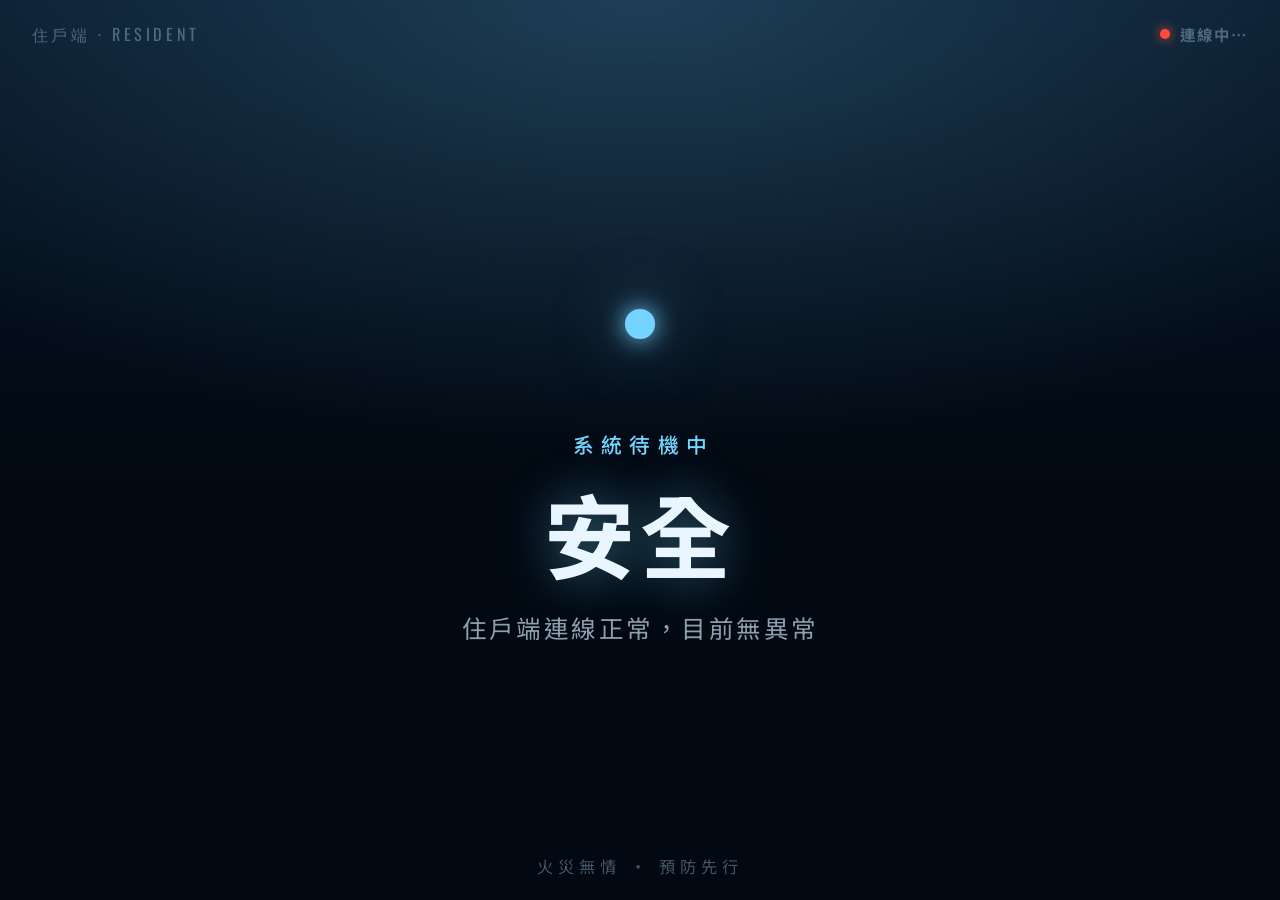
<file: pad.html>
<!DOCTYPE html>
<!-- 住戶端 Pad：只負責「顯示」，不控制任何東西。
     狀態由主展示網站（index.html）透過 WebSocket 推過來，見 js/sync.js。 -->
<html lang="zh-Hant">
<head>
<meta charset="utf-8">
<meta name="viewport" content="width=device-width, initial-scale=1, viewport-fit=cover">
<meta name="robots" content="noindex, nofollow">
<meta name="apple-mobile-web-app-capable" content="yes">
<meta name="mobile-web-app-capable" content="yes">
<meta name="theme-color" content="#020912">
<title>住戶端 — 逃生指引</title>
<link rel="preconnect" href="https://fonts.googleapis.com">
<link rel="preconnect" href="https://fonts.gstatic.com" crossorigin>
<link href="https://fonts.googleapis.com/css2?family=Noto+Sans+TC:wght@400;500;700;900&family=Oswald:wght@400;500;600&display=swap" rel="stylesheet">
<!-- style.css 只是為了共用 :root 的色票，版面全部由 pad.css 蓋掉 -->
<link rel="stylesheet" href="./css/style.css">
<link rel="stylesheet" href="./css/pad.css">
</head>
<body class="pad" data-state="safe">

<header class="pad__bar">
  <span class="pad__brand">住戶端 · RESIDENT</span>
  <span class="pad__link" id="link" data-ok="0"><i></i><b>連線中…</b></span>
</header>

<main class="pad__main">

  <!-- 狀態燈號（四個狀態共用，靠 body[data-state] 換色與動畫） -->
  <div class="pad__beacon" aria-hidden="true"><i></i><i></i><i></i></div>

  <p class="pad__kicker" id="kicker">系統待機中</p>
  <h1 class="pad__title" id="title">安全</h1>
  <p class="pad__sub" id="sub">住戶端連線正常，目前無異常</p>

  <!-- 逃生指引：只有 aiRoute 會顯示 -->
  <div class="pad__route" id="route" hidden>
    <ol class="pad__steps">
      <li><span>1</span>目前位置</li>
      <li><span>2</span>沿走廊前進</li>
      <li class="is-goal"><span>3</span><b id="goal">B 出口</b></li>
    </ol>
  </div>

</main>

<footer class="pad__foot">
  <span id="foot">火災無情 · 預防先行</span>
</footer>

<script type="module" src="./js/pad.js"></script>
</body>
</html>
</file>
<file: css/style.css>
/* =========================================================
   火災黃金30秒 — THE GOLDEN 30 SECONDS
   設計基準 1920 × 1080，以 rem 隨視窗等比縮放

   主色調切換：<html data-theme="blue">（預設）或 "green"
   也可在 console 執行 __setTheme('green') 即時比較
   ========================================================= */

/* ---------- 藍色主題（預設） ---------- */
:root,
:root[data-theme="blue"]{
  --bg-0:#020912;
  --bg-1:#061527;
  --bg-2:#0a2038;

  --brand:#2f9dff;
  --brand-hi:#74d4ff;
  --brand-line:rgba(47,157,255,.22);
  --brand-soft:rgba(47,157,255,.13);

  --glow-1:rgba(24,96,190,.32);
  --glow-2:rgba(16,68,140,.24);

  --ink:#eaf6ff;
  --ink-2:rgba(213,238,255,.66);
  --ink-3:rgba(178,213,245,.38);


  /* 3D 場景（viewer.js 讀取同一組值） */
  --m-fog:#031020;
  --m-floor:#0a1c30;
  --m-slab:#e4efff;      /* 首頁大樓的樓板：偏藍的白 */
  --m-shade:#4d6a86;     /* 陰影色：通關「整棟變白」時，由上往下壓到這個色，底部才不會一片死白 */
  --m-wall:#123049;
  --m-edge:#74d4ff;
  --m-grid:#2f9dff;
  --m-grid-2:#1c4a6b;
}

/* ---------- 綠色主題（原稿） ---------- */
:root[data-theme="green"]{
  --bg-0:#020d08;
  --bg-1:#06190f;
  --bg-2:#0a2415;

  --brand:#2fe27f;
  --brand-hi:#63ffae;
  --brand-line:rgba(47,226,127,.20);
  --brand-soft:rgba(47,226,127,.13);

  --glow-1:rgba(24,120,72,.30);
  --glow-2:rgba(18,92,56,.22);

  --ink:#eafff4;
  --ink-2:rgba(213,255,231,.66);
  --ink-3:rgba(180,238,210,.36);


  --m-fog:#03130c;
  --m-floor:#0a2417;
  --m-slab:#e2fff0;
  --m-shade:#3f7d63;
  --m-wall:#123d28;
  --m-edge:#3dffa0;
  --m-grid:#2fe27f;
  --m-grid-2:#1c6b45;
}

/* ---------- 紅色主題 ----------
   首頁「展示／切換逃生動線」跑動線的那兩秒會切到這一組（js/main.js 的 playRouteDemo），
   抵達出口就換成綠色。平常不會用到，也可以用 ?theme=red 單獨看。 */
:root[data-theme="red"]{
  --bg-0:#100205;
  --bg-1:#250709;
  --bg-2:#3a0d0e;

  --brand:#ff4a3d;
  --brand-hi:#ff9078;
  --brand-line:rgba(255,74,61,.22);
  --brand-soft:rgba(255,74,61,.13);

  --glow-1:rgba(190,42,26,.32);
  --glow-2:rgba(140,28,18,.24);

  --ink:#fff0eb;
  --ink-2:rgba(255,219,210,.66);
  --ink-3:rgba(245,190,178,.38);

  --m-fog:#170406;
  --m-floor:#2a0b0d;
  --m-slab:#ffeae3;
  --m-shade:#8a544c;
  --m-wall:#4a1519;
  --m-edge:#ff9078;
  --m-grid:#ff4a3d;
  --m-grid-2:#6b1f22;
}

/* ---------- 語意色（不隨主題變動） ---------- */
:root{
  --amber:#ffb42e;     /* 警語 */
  --red:#ff4a3d;       /* 起火點 */
  --exit:#3dffa0;      /* 安全出口：沿用國際通用的綠色 */
  --ease:cubic-bezier(.22,.61,.36,1);

  /* 三個時段的代表色，倒數圓盤和右側階段卡共用同一組 */
  --stage-0:var(--brand-hi);   /* 0-10 秒（剩 30-21）：藍，跟著主色走 */
  --stage-1:#ffb42e;           /* 10-20 秒（剩 20-11）：黃 */
  --stage-2:#ff4a3d;           /* 20-30 秒（剩 10-0）：紅 */
}

*,*::before,*::after{box-sizing:border-box;margin:0;padding:0}

/* =========================================================
   面板：內部不填色，只有一圈漸層細框（倒角八邊形）
   ---------------------------------------------------------
   clip-path 用 evenodd 一次畫出「外框 + 內孔」，中間鏤空，
   於是元素的 background（漸層）只剩下 --bw 粗的一圈框線。
   --ci 是內孔的倒角起點：斜邊要往內縮 bw/tan(67.5°) ≈ .5858bw
   才能讓斜邊和直邊一樣粗。
   ========================================================= */
.chamfer{
  --ch:.62rem;                                   /* 倒角大小 */
  --bw:.5px;                                     /* 框線粗細 */
  --ci:calc(var(--ch) + var(--bw) * .5858);
  --glass:none;                                  /* 內部底色，預設不填 */
  /* 線細成一半後會被抗鋸齒吃掉約 50% 的濃度，所以透明度要相應調高，
     最暗的那一段也要留夠，否則右下角會淡到看不見、看起來像缺一條邊 */
  --stroke:linear-gradient(140deg,
    color-mix(in srgb, var(--brand-hi) 100%, transparent) 0%,
    color-mix(in srgb, var(--brand) 72%, transparent) 30%,
    color-mix(in srgb, var(--brand) 40%, transparent) 64%,
    color-mix(in srgb, var(--brand) 70%, transparent) 100%);

  /* 實心八邊形，給玻璃層用 */
  --shape:polygon(
    var(--ch) 0, calc(100% - var(--ch)) 0,
    100% var(--ch), 100% calc(100% - var(--ch)),
    calc(100% - var(--ch)) 100%, var(--ch) 100%,
    0 calc(100% - var(--ch)), 0 var(--ch));

  /* 外框一圈 + 內孔，evenodd 讓中間鏤空。
     兩圈都要各自「回到起點」才算閉合：外圈最後補一次 A、內圈最後補一次 P，
     中間那段 A→P 和收尾的 P→A 完全重疊會互相抵銷，不影響填色。
     少了這兩個補點，外圈左緣會被當成連接段跳過 → 框線缺左邊那一條。 */
  --ring:polygon(evenodd,
    /* 外圈 */
    0 var(--ch),                                    /* A */
    var(--ch) 0,
    calc(100% - var(--ch)) 0,
    100% var(--ch),
    100% calc(100% - var(--ch)),
    calc(100% - var(--ch)) 100%,
    var(--ch) 100%,
    0 calc(100% - var(--ch)),
    0 var(--ch),                                    /* A：閉合外圈 */
    /* 內圈 */
    var(--bw) var(--ci),                            /* P */
    var(--ci) var(--bw),
    calc(100% - var(--ci)) var(--bw),
    calc(100% - var(--bw)) var(--ci),
    calc(100% - var(--bw)) calc(100% - var(--ci)),
    calc(100% - var(--ci)) calc(100% - var(--bw)),
    var(--ci) calc(100% - var(--bw)),
    var(--bw) calc(100% - var(--ci)),
    var(--bw) var(--ci));                           /* P：閉合內圈 */

  position:relative;border:0;border-radius:0;background:none;
}
/* clip-path 會連子元素一起裁掉，所以底色和框線都畫在偽元素上：
   ::before 是底層玻璃，::after 是上層框線，內容再靠 z-index 浮在最上面 */
.chamfer::before{
  content:"";position:absolute;inset:0;pointer-events:none;
  background:var(--glass);
  clip-path:var(--shape);
}
.chamfer::after{
  content:"";position:absolute;inset:0;pointer-events:none;
  background:var(--stroke);
  clip-path:var(--ring);
}
.chamfer > *{position:relative;z-index:1}

html{
  /* 1920×1080 時 = 16px；其他尺寸取寬高較小者等比縮放 */
  font-size:max(8px, min(.8333vw, 1.4814vh));
  /* 全螢幕看板：不能出現捲軸，否則捲軸會改變 vw/vh 進而改變 rem */
  overflow:hidden;
}

/* =========================================================
   載入中：整片深藍蓋住，等自訂版面套用完才顯示
   （class 直接寫在 <html> 上，第一次繪製前就生效）
   ========================================================= */
html.is-booting{background:var(--bg-0)}
/* 用 opacity 不用 visibility：visibility 會被子層的 .page.is-active{visibility:visible} 蓋回來。
   opacity 是整個子樹一起合成，蓋得住；版面照樣算得出來，編輯器量尺寸不受影響。 */
html.is-booting body{opacity:0;pointer-events:none}
html.is-booting::after{
  content:"載入中";
  position:fixed;inset:0;display:grid;place-items:center;
  font-family:"Noto Sans TC","PingFang TC","Microsoft JhengHei",system-ui,sans-serif;
  font-size:.8rem;letter-spacing:.5em;text-indent:.5em;
  color:var(--ink-3);
  opacity:0;animation:bootHint .5s ease-out .7s forwards;   /* 秒開時不會閃字 */
}
@keyframes bootHint{to{opacity:1}}

body{
  height:100vh;
  overflow:hidden;
  background:var(--bg-0);
  color:var(--ink);
  font-family:"Noto Sans TC","PingFang TC","Microsoft JhengHei",system-ui,sans-serif;
  -webkit-font-smoothing:antialiased;
  cursor:default;
}

svg{display:block}
/* 只放 <defs>（濾鏡之類）的 svg，不佔版面 */
.svg-defs{position:absolute;width:0;height:0;overflow:hidden;pointer-events:none}

/* ---------- 頁面容器 ---------- */
.app{position:relative;width:100vw;height:100vh;overflow:hidden}

.page{
  position:absolute;inset:0;
  opacity:0;visibility:hidden;
  transform:scale(.985);
  transition:opacity .42s var(--ease), transform .42s var(--ease), visibility .42s;
}
.page.is-active{opacity:1;visibility:visible;transform:none}

.page--main{
  display:flex;flex-direction:column;
  padding:2.2rem 2.6rem 1.1rem;
  background:
    radial-gradient(120% 90% at 50% -10%, var(--glow-1), transparent 60%),
    radial-gradient(80% 70% at 50% 55%, var(--glow-2), transparent 70%),
    linear-gradient(170deg, var(--bg-1) 0%, var(--bg-0) 65%);
}

/* 細微掃描線 */
.grain{
  position:absolute;inset:0;pointer-events:none;z-index:5;
  background:repeating-linear-gradient(0deg,rgba(0,0,0,.16) 0 1px,transparent 1px 3px);
  mix-blend-mode:multiply;opacity:.5;
}

/* ---------- 主格線 ---------- */
.layout{
  position:relative;z-index:2;
  flex:1;min-height:0;
  display:grid;
  grid-template-columns:minmax(0,1fr) 25rem;
  grid-template-rows:minmax(0,1fr) auto;
  grid-template-areas:
    "main side"
    "acts acts";      /* 四格那排橫跨整個版面，才會對到畫面正中 */
  gap:1.4rem 2.2rem;
}
.col-main{grid-area:main;display:flex;flex-direction:column;min-width:0;min-height:0;gap:1.4rem}
.col-side{grid-area:side;display:flex;flex-direction:column;min-height:0;gap:1.1rem}

/* =========================================================
   標題
   ========================================================= */
.hero{flex:none}
.hero__zh{
  font-size:3.5rem;font-weight:700;line-height:1;letter-spacing:.02em;
  display:flex;align-items:baseline;gap:.1em;
  text-shadow:0 0 2.4rem var(--brand-soft);
}
.hero__num{
  font-family:"Oswald",sans-serif;font-style:normal;font-weight:600;
  font-size:1.62em;line-height:.8;letter-spacing:-.01em;
  color:var(--brand-hi);
  margin:0 .06em;
  text-shadow:0 0 2rem color-mix(in srgb, var(--brand) 55%, transparent);
}
.hero__en{
  margin-top:.55rem;
  font-family:"Oswald",sans-serif;font-weight:400;
  font-size:1.35rem;letter-spacing:.30em;color:var(--ink-2);
}
.hero__tag{
  margin-top:.85rem;
  display:flex;align-items:center;gap:.55rem;
  font-size:1.06rem;font-weight:500;letter-spacing:.14em;color:var(--ink-2);
}
.tick{
  width:.34rem;height:1.05rem;flex:none;border-radius:.2rem;
  background:var(--brand);
  box-shadow:0 0 .8rem color-mix(in srgb, var(--brand) 70%, transparent);
}

/* =========================================================
   中段：模型舞台 + 倒數
   ========================================================= */
.mid{
  flex:1;min-height:0;
  display:grid;
  grid-template-columns:minmax(0,1fr) 27rem;
  gap:2rem;align-items:stretch;
}

/* ---------- 3D 舞台（無外框，直接融進背景） ---------- */
.stage{position:relative;overflow:hidden}
.stage canvas{display:block;width:100%!important;height:100%!important}
.stage.is-drop{box-shadow:inset 0 0 0 1px var(--brand-hi),inset 0 0 5rem var(--brand-soft)}

.stage__label{
  position:absolute;top:.85rem;left:1rem;z-index:3;pointer-events:none;
  font-family:"Oswald",sans-serif;font-size:.72rem;letter-spacing:.24em;
  color:var(--ink-3);
}
.stage__hint{
  position:absolute;bottom:.85rem;right:1rem;z-index:3;pointer-events:none;
  font-size:.72rem;letter-spacing:.06em;color:var(--ink-3);text-align:right;
  transition:opacity .3s;
}
.stage__hint b{color:var(--ink-2);font-weight:500}
.stage__loading{
  position:absolute;inset:auto 0 50% 0;z-index:4;text-align:center;
  font-family:"Oswald",sans-serif;letter-spacing:.2em;font-size:.9rem;color:var(--brand-hi);
}
.legend{
  position:absolute;left:1rem;bottom:.85rem;z-index:3;list-style:none;pointer-events:none;
  display:flex;flex-direction:column;gap:.4rem;align-items:flex-start;
}
.legend li{display:flex;align-items:center;gap:.45rem;font-size:.72rem;color:var(--ink-3);letter-spacing:.08em}
.dot{width:.45rem;height:.45rem;border-radius:50%}
.dot--red{background:var(--red);box-shadow:0 0 .7rem var(--red)}
.dot--green{background:var(--exit);box-shadow:0 0 .7rem var(--exit)}

/* ---------- 倒數面板 ---------- */
/* data-stage 由 countdown.js 跟著剩餘秒數切換，整組圓盤共用這個 --hot */
.timer{
  --hot:var(--stage-0);
  display:flex;flex-direction:column;align-items:center;justify-content:center;gap:1.1rem;min-height:0;
}
.timer[data-stage="1"]{--hot:var(--stage-1)}
.timer[data-stage="2"]{--hot:var(--stage-2)}
.timer__ring{position:relative;width:100%;max-width:25rem;aspect-ratio:1;cursor:pointer}

.ring{width:100%;height:100%;overflow:visible}
.ring__track{fill:none;stroke:var(--brand-soft);stroke-width:1}
.ring__track--in{stroke:var(--brand-soft);opacity:.6}
.ring__ticks line{
  stroke:var(--brand-soft);stroke-width:6;stroke-linecap:round;
  transition:stroke .18s linear;
}
.ring__ticks line.on{stroke:var(--hot)}
.ring__head{
  fill:var(--hot);filter:drop-shadow(0 0 .5rem var(--hot));
  transition:fill .3s var(--ease);
}

/* ---------- 內圈的彗星尾光帶（一秒一圈） ---------- */
.comet{
  --r:.34rem;                      /* 光帶粗細 */
  position:absolute;left:50%;top:50%;
  width:59%;aspect-ratio:1;        /* 對齊 viewBox 裡 r=118 的內圈 */
  transform:translate(-50%,-50%);
  pointer-events:none;
  /* 光暈打在外層，才會套在「已經遮罩過」的環上而不是整個圓盤 */
  filter:drop-shadow(0 0 .42rem color-mix(in srgb, var(--hot) 75%, transparent));
  transition:filter .3s var(--ease);
}
.comet i{
  position:absolute;inset:0;border-radius:50%;
  /* 逆時針跑，所以頭放在 0°（正上方）、尾巴往順時針方向拖，頭才會在前面 */
  background:conic-gradient(from -90deg,
    #fff 0deg,
    var(--hot) 7deg,
    color-mix(in srgb, var(--hot) 85%, transparent) 22deg,
    color-mix(in srgb, var(--hot) 50%, transparent) 62deg,
    color-mix(in srgb, var(--hot) 20%, transparent) 122deg,
    transparent 190deg,
    transparent 360deg);
  /* 只留最外緣一圈，中間挖空 */
  -webkit-mask:radial-gradient(closest-side, #0000 calc(100% - var(--r)), #000 calc(100% - var(--r)));
  mask:radial-gradient(closest-side, #0000 calc(100% - var(--r)), #000 calc(100% - var(--r)));
  animation:cometSpin 2s linear infinite;
}
@keyframes cometSpin{ from{rotate:0deg} to{rotate:-360deg} }   /* 負角度＝逆時針 */

@media (prefers-reduced-motion:reduce){ .comet i{animation:none} }

.timer__center{
  position:absolute;inset:0;
  display:flex;flex-direction:column;align-items:center;justify-content:center;gap:.4rem;
  pointer-events:none;
}
.timer__value{
  display:flex;align-items:baseline;
  font-family:"Oswald",sans-serif;font-weight:500;
  font-size:8.4rem;line-height:.82;color:var(--hot);
  text-shadow:0 0 3.4rem color-mix(in srgb, var(--hot) 60%, transparent);
  transition:color .3s var(--ease), text-shadow .3s var(--ease);
}
/* 最後 5 秒（.is-urgent 由 countdown.js 掛上） */
.timer.is-urgent .timer__value{animation:urgentBlink 1s ease-in-out infinite}
@keyframes urgentBlink{
  0%,100%{opacity:1;text-shadow:0 0 3.4rem color-mix(in srgb, var(--hot) 60%, transparent)}
  50%{opacity:.22;text-shadow:0 0 1rem color-mix(in srgb, var(--hot) 25%, transparent)}
}
@media (prefers-reduced-motion:reduce){ .timer.is-urgent .timer__value{animation:none} }
.timer__value i{
  font-style:normal;font-family:"Noto Sans TC",sans-serif;font-size:.24em;font-weight:700;
  margin-left:.12em;color:var(--hot);transition:color .3s var(--ease);
}
.timer__caption{
  font-size:.92rem;letter-spacing:.34em;color:var(--hot);padding-left:.34em;
  transition:color .3s var(--ease);
}
.timer__foot{font-size:1.02rem;font-weight:500;letter-spacing:.1em;color:var(--ink-2)}
.timer__foot b{
  color:var(--hot);font-family:"Oswald",sans-serif;font-weight:500;font-size:1.16em;
  transition:color .3s var(--ease);
}

/* =========================================================
   正確應對
   ========================================================= */
.acts{grid-area:acts;display:flex;flex-direction:column;gap:.8rem}
.acts__title{
  display:flex;align-items:center;gap:.55rem;
  font-size:1.12rem;font-weight:600;letter-spacing:.12em;color:var(--ink);
}
/* 四格置中成一排，不再撐滿整欄 */
.acts__list{
  list-style:none;display:grid;grid-template-columns:repeat(4,15rem);
  gap:.9rem;justify-content:center;
}
.act{
  --ch:.5rem;
  display:flex;flex-direction:column;align-items:center;gap:.3rem;
  padding:1.15rem .6rem 1rem;
}
.act:hover{--bw:.75px}
.act__ico{width:3.1rem;height:3.1rem;margin-bottom:.35rem;color:var(--brand-hi)}
.act__ico svg{width:100%;height:100%;fill:none;stroke:currentColor;stroke-width:1.25;stroke-linecap:round;stroke-linejoin:round}
.act b{font-size:.9rem;font-weight:700;letter-spacing:.1em}
.act__sub{font-size:.7rem;color:var(--ink-3);letter-spacing:.04em}

/* =========================================================
   右欄
   ========================================================= */
.side-head{flex:none;text-align:right;padding-top:.4rem}
.side-head h2{
  font-size:1.62rem;font-weight:700;letter-spacing:.06em;color:var(--brand-hi);
  text-shadow:0 0 1.6rem color-mix(in srgb, var(--brand) 40%, transparent);
}
.side-head p{margin-top:.5rem;font-size:.8rem;line-height:1.6;color:var(--ink-3);letter-spacing:.06em}

/* 第一頁標題「30」與「每一秒都很關鍵」跟著倒數時段換色（藍→黃→紅，與圓盤／3D 逃生點同步）
   data-stage 由 main.js 的 onPhase 掛在 .page--main 上 */
.hero__num,.side-head h2{transition:color .4s var(--ease),text-shadow .4s var(--ease)}
.page--main[data-stage="0"] .hero__num,.page--main[data-stage="0"] .side-head h2{color:var(--stage-0)}
.page--main[data-stage="1"] .hero__num,.page--main[data-stage="1"] .side-head h2{color:var(--stage-1)}
.page--main[data-stage="2"] .hero__num,.page--main[data-stage="2"] .side-head h2{color:var(--stage-2)}
.page--main[data-stage] .hero__num,
.page--main[data-stage] .side-head h2{text-shadow:0 0 1.6rem color-mix(in srgb, currentColor 45%, transparent)}

.phases{list-style:none;flex:1;min-height:0;display:flex;flex-direction:column;gap:1.1rem;justify-content:center}
.phase{
  --ch:.7rem;
  --bw:.5px;
  /* 細框 + 薄玻璃：一層很淡的高光漸層再加背景模糊 */
  --glass:linear-gradient(155deg,
    rgba(255,255,255,.065) 0%, rgba(255,255,255,.012) 48%, rgba(255,255,255,.038) 100%);
  --stroke:linear-gradient(140deg,
    color-mix(in srgb, var(--brand-hi) 95%, transparent) 0%,
    color-mix(in srgb, var(--brand) 62%, transparent) 34%,
    color-mix(in srgb, var(--brand) 36%, transparent) 66%,
    color-mix(in srgb, var(--brand) 62%, transparent) 100%);

  display:flex;align-items:center;gap:1rem;
  padding:1.15rem 1.1rem;
  /* 用 translate 而非 transform，才不會和編輯模式的 scale() 打架 */
  transition:translate .3s var(--ease);
}
.phase::before{backdrop-filter:blur(7px)}
.phase::after{transition:filter .3s var(--ease)}

/* 每一段的專屬亮色 */
.phase[data-phase="0"]{--hot:var(--stage-0)}
.phase[data-phase="1"]{--hot:var(--stage-1)}
.phase[data-phase="2"]{--hot:var(--stage-2)}
.phase__ico{
  flex:none;width:3.2rem;height:3.2rem;border-radius:50%;
  display:grid;place-items:center;
  border:1px solid color-mix(in srgb, var(--brand) 34%, transparent);
  background:rgba(0,0,0,.35);
  color:var(--brand);
  transition:color .3s, border-color .3s, box-shadow .3s, background .3s;
}
.phase__ico svg{width:1.7rem;height:1.7rem;fill:none;stroke:currentColor;stroke-width:1.5;stroke-linecap:round;stroke-linejoin:round}
.phase__body{min-width:0}
.phase__t{
  display:block;font-family:"Oswald",sans-serif;font-weight:500;
  font-size:1.55rem;line-height:1;color:var(--brand-hi);letter-spacing:.02em;
  transition:color .3s var(--ease), text-shadow .3s var(--ease);
}
.phase__t i{font-style:normal;font-family:"Noto Sans TC",sans-serif;font-size:.58em;font-weight:700;margin-left:.18em}
.phase__d{
  margin-top:.45rem;font-size:.78rem;line-height:1.55;color:var(--ink-3);letter-spacing:.03em;
  transition:color .3s var(--ease);
}

/* 輪到這一段：框線換成該段的亮色並微微加粗，圓形 Icon 同步亮起 */
.phase.is-on{
  --bw:.75px;
  --stroke:linear-gradient(140deg,
    var(--hot) 0%, color-mix(in srgb, var(--hot) 52%, transparent) 48%, var(--hot) 100%);
  --glass:linear-gradient(155deg,
    color-mix(in srgb, var(--hot) 10%, rgba(255,255,255,.055)) 0%,
    rgba(255,255,255,.018) 50%,
    color-mix(in srgb, var(--hot) 7%, rgba(255,255,255,.03)) 100%);
  translate:-.35rem 0;
}
/* 光暈直接打在框線那層，只有框會發光 */
.phase.is-on::after{
  filter:drop-shadow(0 0 .45rem color-mix(in srgb, var(--hot) 55%, transparent));
}
.phase.is-on .phase__ico{
  color:var(--hot);
  border-color:var(--hot);
  background:color-mix(in srgb, var(--hot) 14%, rgba(0,0,0,.4));
  box-shadow:0 0 .9rem color-mix(in srgb, var(--hot) 45%, transparent),
             inset 0 0 .7rem color-mix(in srgb, var(--hot) 20%, transparent);
}
/* 文字也跟著換色：標題整個變該段的顏色，說明文字混一點色調並提亮 */
.phase.is-on .phase__t{
  color:var(--hot);
  text-shadow:0 0 1rem color-mix(in srgb, var(--hot) 40%, transparent);
}
.phase.is-on .phase__d{color:color-mix(in srgb, var(--hot) 42%, var(--ink))}

/* =========================================================
   底部警語
   ========================================================= */
.warn{
  --ch:.5rem;
  --stroke:linear-gradient(90deg,
    rgba(255,180,46,.12) 0%, rgba(255,180,46,.7) 50%, rgba(255,180,46,.12) 100%);
  z-index:2;flex:none;margin-top:1.1rem;
  display:flex;align-items:center;justify-content:center;gap:.7rem;
  padding:.62rem 1rem;
  font-size:.92rem;font-weight:500;letter-spacing:.2em;color:var(--amber);
}
.warn__ico{width:1.15rem;height:1.15rem}
.warn__ico svg{width:100%;height:100%;fill:none;stroke:currentColor;stroke-width:1.6;stroke-linejoin:round;stroke-linecap:round}

/* =========================================================
   首頁（ENTER）
   ========================================================= */
.page--home{
  display:flex;flex-direction:column;
  /* 下方留白跟 .page--main 一樣，右下標語才會和第一頁的「火災無情」同高 */
  padding:2.4rem 2.8rem 1.1rem;
  background:
    radial-gradient(120% 90% at 50% -10%, var(--glow-1), transparent 60%),
    radial-gradient(80% 70% at 40% 55%, var(--glow-2), transparent 70%),
    linear-gradient(170deg, var(--bg-1) 0%, var(--bg-0) 65%);
}

.home{
  position:relative;z-index:2;
  flex:1;min-height:0;
  display:grid;
  grid-template-columns:minmax(0,1fr) 27rem;
  grid-template-rows:auto minmax(0,1fr) auto;
  grid-template-areas:
    "brand brand"
    "stage panel"
    "foot  foot";
  gap:1.4rem 2.6rem;
}

/* ---------- 標題 ---------- */
/* 「雲端宅邸」永遠壓在 3D 之上。舞台被放大到蓋住整個畫面之後，
   標題和 canvas 是重疊的，而 .home__stage 有 position:relative、DOM 又排在標題後面，
   不指定層級的話模型和煙霧會擋在字前面。
   .home 自己有 z-index:2、是一個獨立的堆疊環境，所以這個數字只跟舞台裡那幾層比：
   黑幕 2 ／ 舞台標籤 3 ／ 載入中 4 ／ 恭喜通關 5，取 6 就都在上面。
   其他版面元素（按鈕、功能鍵、標語）要一起浮上來的話，比照加 position:relative + z-index。 */
.home__brand{grid-area:brand;display:flex;align-items:center;gap:1rem;position:relative;z-index:6}
.home__mark{width:3.6rem;height:3.6rem;flex:none;color:var(--brand-hi)}
.home__mark svg{
  width:100%;height:100%;fill:none;stroke:currentColor;
  stroke-width:1.4;stroke-linecap:round;stroke-linejoin:round;
  filter:drop-shadow(0 0 .7rem color-mix(in srgb, var(--brand) 45%, transparent));
}
/* 字級跟第一頁的 .hero__zh 對齊 */
.home__name{
  font-size:3.5rem;font-weight:700;letter-spacing:.06em;line-height:1;
  text-shadow:0 0 2.4rem var(--brand-soft);
}

/* =========================================================
   前言頁（PAGE 0，按 I 回來）
   開機看到的第一頁，停 INTRO_HOLD 秒後自動進「火災黃金30秒」；
   按任何切頁鍵（Enter / Esc / B / I）都會取消自動跳頁。
   整頁是**置中的一欄**（不是絕對定位），所以換視窗尺寸不會散掉；
   細部位置一樣可以進編輯模式（E）調，存在 layout-intro.json。
   ========================================================= */
/* ⚠️ .intro__* 是**前言頁和結語頁共用**的一套樣式，不是只有前言在用。
   兩頁的字級／字距／顏色／平面圖大小完全一樣，只有文案和 data-obj 不同
   （版面各自存檔：layout-intro.json / layout-outro.json）。 */
.page--intro,
.page--outro{
  display:flex;align-items:center;justify-content:center;
  padding:2.2rem 2.6rem;
  /* 底圖：跟另外兩頁同一組 --glow，但**光心放在畫面中間**（那兩頁是從上緣打下來的），
     再用最底下那層由上到下的漸層讓上下兩端沉下去 */
  background:
    /* 第一層 = 暈影，四周壓暗。稿子的邊角比中間深很多，少了這一層整片會很平。
       ⚠️ **一定要做成 background 的一層，不要另外開一個 ::before**：
          多一層定位元素就得給 .intro__body 加 position:relative，
          那會讓它變成子物件的 offsetParent，**編輯模式存的座標基準就整個換掉**，
          舊的 layout-intro.json 會整批跑位。背景層本來就畫在所有內容底下，不用碰定位。 */
    radial-gradient(118% 88% at 50% 46%,
      transparent 42%,
      color-mix(in srgb, var(--bg-0) 78%, transparent) 78%,
      var(--bg-0) 100%),
    radial-gradient(115% 85% at 50% 44%, var(--glow-1), transparent 62%),
    radial-gradient(70% 55% at 50% 30%, var(--glow-2), transparent 72%),
    linear-gradient(180deg, var(--bg-0) 0%, var(--bg-1) 46%, var(--bg-0) 100%);
}
.intro__body{
  display:flex;flex-direction:column;align-items:center;
  width:100%;max-width:76rem;
}

/* ---------- 四角的 HUD 框角 ---------- */
.intro__corner{
  position:absolute;width:3.2rem;height:3.2rem;pointer-events:none;
  /* 比 --brand-line 濃一點 —— 那支太淡，在投影機／縮圖上會整個消失 */
  border:1px solid color-mix(in srgb, var(--brand) 55%, transparent);
}
.intro__corner--tl{top:1.6rem;left:1.9rem;border-right:0;border-bottom:0}
.intro__corner--tr{top:1.6rem;right:1.9rem;border-left:0;border-bottom:0}
.intro__corner--bl{bottom:1.6rem;left:1.9rem;border-right:0;border-top:0}
.intro__corner--br{bottom:1.6rem;right:1.9rem;border-left:0;border-top:0}

/* 底部一排長短不一的刻度：兩層 repeating-linear-gradient 疊出「不規則」的感覺
   （單一層的話會是完全等距，看起來像進度條不像儀表） */
.intro__ticks{
  position:absolute;left:50%;bottom:2.4rem;transform:translateX(-50%);
  width:22rem;height:.55rem;pointer-events:none;opacity:.55;
  background:
    repeating-linear-gradient(90deg,
      var(--brand-line) 0 1px, transparent 1px 7px),
    repeating-linear-gradient(90deg,
      color-mix(in srgb, var(--brand) 30%, transparent) 0 1px, transparent 1px 23px);
  -webkit-mask-image:linear-gradient(90deg, transparent, #000 18%, #000 82%, transparent);
  mask-image:linear-gradient(90deg, transparent, #000 18%, #000 82%, transparent);
}

/* ---------- 前言 · INTRO ---------- */
.intro__eyebrow{
  display:flex;align-items:center;justify-content:center;gap:1.5rem;
  width:100%;
}
.intro__rule{flex:1;max-width:11rem;height:1px;background:linear-gradient(90deg,transparent,color-mix(in srgb, var(--brand) 55%, transparent))}
.intro__rule + .intro__chip + .intro__rule{background:linear-gradient(90deg,color-mix(in srgb, var(--brand) 55%, transparent),transparent)}
/* 標籤外面那個上下開口的方框：用 ::before / ::after 各畫一組左右角 */
.intro__chip{
  position:relative;flex:none;
  padding:.68rem 2.6rem;
  font-size:1.2rem;font-weight:500;letter-spacing:.26em;
  color:var(--brand-hi);
  text-shadow:0 0 1.4rem color-mix(in srgb, var(--brand) 45%, transparent);
}
.intro__chip::before,.intro__chip::after{
  content:"";position:absolute;inset:0;pointer-events:none;
  border:1px solid color-mix(in srgb, var(--brand) 55%, transparent);
}
.intro__chip::before{border-bottom:0;                /* 上半：只留左右上三邊，中間切掉 */
  -webkit-mask-image:linear-gradient(90deg,#000 0 22%,transparent 22% 78%,#000 78% 100%);
  mask-image:linear-gradient(90deg,#000 0 22%,transparent 22% 78%,#000 78% 100%);
}
.intro__chip::after{border-top:0;
  -webkit-mask-image:linear-gradient(90deg,#000 0 22%,transparent 22% 78%,#000 78% 100%);
  mask-image:linear-gradient(90deg,#000 0 22%,transparent 22% 78%,#000 78% 100%);
}

/* ---------- 主標 ---------- */
/* 字級／行距／間距都是照設計稿量出來的（稿是 1673px 寬，換算到 1920 要 ×1.1476） */
.intro__title{
  margin-top:4.4rem;
  font-size:5.1rem;font-weight:700;line-height:1.3;letter-spacing:.06em;
  text-align:center;color:var(--brand-hi);
  /* 一整句排一行、不換行，三段之間空一格。
     三段各自包在 <span> / <em> 裡，就是 flex 的三個 item：**中間那段（每一秒）維持原字級，
     左右兩段用 em 相對縮小**，所以改主標字級時三段會一起等比縮放。
     要三段之間留空隙就在這裡加 gap（一個數字說了算，不要打全形空白 —— 會受字距影響）。
     編輯模式凍結之後這個框有固定高度（原本是兩行的高），所以 align-items:center
     讓單行**在框裡垂直置中**，不然字會貼在框的上緣。
     ⚠️ 之後如果要改回兩行（加回 <br>），要先把 flex 這幾行拿掉。 */
  white-space:nowrap;
  display:flex;align-items:center;justify-content:center;
  text-shadow:0 0 3rem var(--brand-soft);
}
/* 三段大小不一樣，所以**要對齊基線（視覺上就是對齊底部）**，不能用置中 ——
   置中的話小字會浮在大字的中間，看起來像沒對齊。
   ⚠️ 為什麼要多包一層 .intro__title-row：外層那個 flex 負責「單行在固定高度的框裡垂直置中」，
      而單行 flex 容器沒辦法同時做「整行置中」和「item 對齊基線」（align-content 對單行無效，
      直接把外層改成 baseline 會讓整行貼到框的上緣）。所以分兩層：外層置中、內層對基線。 */
.intro__title-row{display:flex;align-items:baseline}
/* 整句都是主色。<em>（「每一秒」）維持主標的字級，左右兩段縮小 —— 用 em 是相對值，
   改上面的 font-size 三段會一起等比縮放，不用兩邊都改。 */
.intro__title em{font-style:normal;color:inherit}
.intro__title-row > span{font-size:.7em}

.intro__lead{
  margin-top:4.6rem;
  font-size:1.9rem;font-weight:400;letter-spacing:.08em;color:var(--ink-2);
  text-align:center;
}

/* ---------- 平面圖（3D flat 場景，壓得很淡當底圖） ---------- */
/* 大小就是編輯模式裡 introPlan 這個框的大小 —— 3D 會照框的短邊去框景，
   所以想讓平面圖更大就把框「加高」（不是加寬）。 */
.intro__plan{
  position:relative;
  margin-top:2.4rem;
  width:50rem;height:20rem;
}
/* ⚠️ 平面圖的壓淡**不在這裡做**，這裡放 opacity 會連逃生動線一起壓掉
      （建物和動線畫在同一張 canvas 上），而且會變成亮度的硬上限。
      改在 3D 那邊把 veil 夾在建物和動線中間：js/main.js 的 PLAN_DIM → viewer.setPlanDim()。 */
/* 紅色起火點：純 CSS，不動 3D。像雷達鎖定的靶心 —— 實心核心 + 兩圈細環 + 十字準星 + 外圈暈光。
   **位置不是寫死的**：js/main.js 的 placeIntroSpark() 會把隨機一條逃生動線的起點投影下來，
   算成 --sx / --sy（相對平面圖框的百分比）寫進來。整顆的大小用 --spark 一個數字縮放，
   環和十字都是 --spark 的倍數，所以改一個數字就整組等比放大。
   ⚠️ 環是用 ::before 的**放射漸層**畫的，不是 border —— 一層漸層就能畫兩圈粗細顏色不同的環，
      中間留空才看得到底下的平面圖。漸層要寫 `closest-side`，
      不然預設的 farthest-corner 會把 100% 算到方框的**角**（×1.414），百分比就對不上了。
   ⚠️ 十字用 ::after 的兩條線性漸層，**中間留一段空**讓實心核心露出來 ——
      ::before / ::after 都畫在元素背景之上，不留空的話線會壓過核心。 */
.intro__spark{
  --sx:50%; --sy:66%;
  --spark:.8rem;                           /* 核心直徑，環和十字會跟著等比放大 */
  position:absolute;left:var(--sx);top:var(--sy);transform:translate(-50%,-50%);
  width:var(--spark);height:var(--spark);border-radius:50%;
  /* 亮度只加在**顏色和濃度**上，不加在尺寸上：
     --red 是 rgb(255,74,61)，紅色通道已經滿了，要再亮只能把另外兩個通道抬一點
     （往橘紅走、不是往白走 —— 中心不要出現白點）。
     ⚠️ **不要用 box-shadow 的擴散值（第 3 個數字）來加亮** —— 那會讓核心實際變大，
        外擴的光還會壓到內環上，看起來像整組都變了。三層光暈的半徑維持原本的 1.1 / 3.4 / 7rem，
        只把濃度拉高。 */
  background:color-mix(in srgb, var(--red) 86%, #fff);
  box-shadow:
    0 0 1.1rem var(--red),
    0 0 3.4rem color-mix(in srgb, var(--red) 78%, transparent),
    0 0 7rem   color-mix(in srgb, var(--red) 46%, transparent);
  animation:introSpark 2.4s ease-in-out infinite;
}
/* 兩圈同心環。500% = 核心的 5 倍寬，closest-side 讓漸層的 100% = 半徑 = 2.5 個核心直徑，
   所以「內環半徑 1.13 個核心直徑」= 45.2%、「外環 1.68」= 67.2%。 */
.intro__spark::before{
  content:"";position:absolute;left:50%;top:50%;
  width:500%;height:500%;transform:translate(-50%,-50%);
  border-radius:50%;pointer-events:none;
  background:radial-gradient(circle closest-side,
    transparent 0 43.9%,
    var(--red) 43.9% 46.5%,      /* 內環 */
    transparent 46.5% 66.1%,
    var(--red) 66.1% 68.3%,      /* 外環 */
    transparent 68.3%);
  filter:drop-shadow(0 0 .25rem color-mix(in srgb, var(--red) 70%, transparent));
  animation:introSparkRing 2.4s ease-in-out infinite;
}
/* 十字準星：橫線 + 直線。長度 400% ＝ 從中心往外 2.0 個核心直徑，外環是 1.68，
   所以只比外環多伸出去一點點（原本 560% 太長了）。中間留空給核心。 */
.intro__spark::after{
  content:"";position:absolute;left:50%;top:50%;
  width:400%;height:400%;transform:translate(-50%,-50%);
  pointer-events:none;
  --xh:calc(var(--spark) * .075);          /* 線的粗細 */
  background:
    linear-gradient(90deg,
      var(--red) 0 37.5%, transparent 37.5% 62.5%, var(--red) 62.5% 100%) center / 100% var(--xh) no-repeat,
    linear-gradient(180deg,
      var(--red) 0 37.5%, transparent 37.5% 62.5%, var(--red) 62.5% 100%) center / var(--xh) 100% no-repeat;
  filter:drop-shadow(0 0 .2rem color-mix(in srgb, var(--red) 60%, transparent));
  animation:introSparkRing 2.4s ease-in-out infinite;
}
/* 紅點跟著輪播文字的三段換狀態，class 由 js/main.js 跟著同一個計時器掛上：
     第 1 段（主標）  .is-big  —— 放大
     第 2 段（副標）  無       —— 一般大小
     第 3 段（結語）  .is-fade —— **維持上一個點不換位置**，而且**把脈動換成淡出**：
                                  這一段紅點還是看得到的，只是從全亮線性淡掉，不再一閃一閃。
   ⚠️ 淡出是**換一支動畫**（introSparkFade）不是用 transition —— 用 transition 的話
      起點是「當下脈動到哪」，每次淡出的亮度都不一樣；換動畫才保證每次都從全亮開始。
      forwards 讓它停在透明，直到 class 被拿掉。長度 --fade 比一段的 5 秒短一點，收乾淨再換下一輪。
      淡完之後回到第 1 段是**直接跳出來**的（脈動重新接手），像感測器重新鎖定。
   ⚠️ 放大是改 --spark（帶動 width/height），不是動 transform —— transform 被脈動動畫佔走了。
      **--spark 一定要先用 @property 註冊成 <length>**，不然：
        1. 沒註冊的自訂屬性不能 transition
        2. 而且只要 width 上掛了 transition，var() 算出來的值會卡住不更新
           （實測：--spark 變成 1.15rem 了，width 還是停在 .8rem 對應的 10.66px；
            把 transition 拿掉才會跳成 15.33px）
      註冊之後直接 transition --spark 本身，width/height 就會跟著平滑長大。 */
@property --spark{ syntax:"<length>"; inherits:true; initial-value:1rem }
.intro__spark{
  --fade:4.6s;
  transition:opacity .45s var(--ease), --spark .5s var(--ease);
}
.intro__spark.is-big{--spark:1.15rem}
.intro__spark.is-fade{
  transition:--spark .5s var(--ease);
}
.intro__spark.is-fade,
.intro__spark.is-fade::before,
.intro__spark.is-fade::after{
  animation:introSparkFade var(--fade) linear forwards;
}
@keyframes introSparkFade{
  from{ opacity:1 }
  to  { opacity:0 }
}

@keyframes introSpark{
  0%,100%{ transform:translate(-50%,-50%) scale(1);    opacity:1 }
  50%    { transform:translate(-50%,-50%) scale(.82);  opacity:.72 }
}
/* 環和十字的呼吸跟核心反相：核心縮的時候往外推一點，看起來像一波一波送出去 */
@keyframes introSparkRing{
  0%,100%{ transform:translate(-50%,-50%) scale(1);    opacity:.9 }
  50%    { transform:translate(-50%,-50%) scale(1.12); opacity:.6 }
}

/* ---------- 結語 ---------- */
.intro__sign{
  margin-top:2.6rem;
  /* 這行 14 個字實測 寬度 ≈ 字級 ×(12.18 + 12.17 × 字距)
     （「，」「。」比全形窄，字距的段數也不是整數，所以係數是量出來的不是算出來的）。
     沿革：2.25rem/.1em（30.15rem 寬）→ 1.95rem/.27em（同寬）→ 1.3rem/.27em（再小 1/3，窄成 21.2rem）
     → **1.3rem/.55em（字距加倍，回到約 24.5rem 寬）**。
     要讓它回到最早的 30.15rem 寬的話，用上面那條式子回推是 .9em（會開到快一個全形空白）。 */
  /* 顏色跟主標同一支 --brand-hi，**深淺改用透明度**（不是換色票）——
     深色底上降透明度就是往背景沉下去，結語才不會跟主標搶。 */
  font-size:1.3rem;font-weight:400;letter-spacing:.55em;color:var(--brand-hi);
  /* 一點點光暈。⚠️ opacity 會**連 text-shadow 一起壓**，所以濃度要抓得比看起來需要的高一點
     （55% × .7 ≈ 實際 38%）。要更亮就加濃度，要更散就加那個 .9rem。 */
  text-shadow:0 0 .9rem color-mix(in srgb, var(--brand-hi) 55%, transparent);
  opacity:.7;
  text-align:center;
}
/* 整句都是主色。<b>（「寶鋪」）保留著，之後想讓品牌名跳出來改這一行就好 */
.intro__sign b{font-weight:inherit;color:inherit}

@media (prefers-reduced-motion:reduce){
  .intro__spark,.intro__spark::before,.intro__spark::after{animation:none}
}

/* ---------- 三段文字疊在同一個位置往上滾動輪替（前言頁和結語頁都用） ----------
   文字本身完全沿用 .intro__title / .intro__lead / .intro__sign（字級字距顏色都沒動），
   只是**全部搬到主標的位置**、絕對定位疊在一起，用同一支動畫錯開時間輪流出現。
   ⚠️ 三段共用一支 keyframes，靠 **negative animation-delay** 錯開，
      所以「幾秒換一段」只有 --roll 一個數字要改，段數變了也只要改 nth-child 的延遲。
   ⚠️ **不要用 overflow:hidden 裁上下** —— 它會連左右一起裁，主標是 white-space:nowrap、
      常常比這個框寬，會被切掉。改用 clip-path 只裁上下、左右放開。
   ⚠️ 三段本來在編輯模式裡是各自獨立的物件、各有各的縮放；併成一個框之後三段共用框的縮放，
      所以用 --lead-k / --sign-k 把原本的比例補回來（不補的話結語會小掉快三成）。 */
.intro__roll{
  --roll:5s;                               /* 每一段停留幾秒（跟紅點換點的 INTRO_SPARK_EVERY 對齊） */
  --lead-k:1; --sign-k:1;                  /* 併框之後補回原本的相對字級（見上） */
  position:relative;
  clip-path:inset(0 -100vw);               /* 只裁上下，左右不裁 */
  margin-top:4.4rem;                       /* 跟原本主標接在標籤下面的間距一樣 */
  width:100%;height:9rem;                  /* 裝得下最高的那一段（主標約 6.6rem）+ 光暈 */
}
.intro__roll > *{
  position:absolute;inset:0;margin:0;
  /* flex-end = **三段都貼著框的底部**，字級不一樣也不會上下跳動 */
  display:flex;align-items:flex-end;justify-content:center;
  animation:introRoll calc(var(--roll) * 3) var(--ease) infinite;
}
.intro__roll > *:nth-child(2){animation-delay:calc(var(--roll) * -2)}
.intro__roll > *:nth-child(3){animation-delay:calc(var(--roll) * -1)}
.intro__roll .intro__lead{font-size:calc(1.9rem * var(--lead-k))}
/* ⚠️ 結語那段原本是用 opacity:.7 壓淡的，但動畫本身要動 opacity（會蓋掉它），
   所以這裡改成把濃度做進顏色裡，效果一樣、opacity 就空出來給動畫用。 */
.intro__roll .intro__sign{
  font-size:calc(1.3rem * var(--sign-k));
  opacity:1;
  color:color-mix(in srgb, var(--brand-hi) 70%, transparent);
  text-shadow:0 0 .9rem color-mix(in srgb, var(--brand-hi) 38%, transparent);
}
/* 前言頁的三段原本各自縮放過（主標 .822 / 副標 .807 / 結語 1.133），
   併成一個框之後統一吃主標的縮放，這兩個係數把另外兩段的字級補回原本看到的大小 */
.page--intro .intro__roll{--lead-k:.981; --sign-k:1.3775}
/* 一段的時間軸：從下面推上來 → 停著 → 往上推出去 → 在外面等下一輪 */
@keyframes introRoll{
  0%       { transform:translateY(60%);   opacity:0 }
  5%       { transform:translateY(0);     opacity:1 }
  28%      { transform:translateY(0);     opacity:1 }
  33.333%  { transform:translateY(-60%);  opacity:0 }
  100%     { transform:translateY(-60%);  opacity:0 }
}
@media (prefers-reduced-motion:reduce){
  /* 不滾了就退回三段各自排在上下 */
  .intro__roll{height:auto;clip-path:none}
  .intro__roll > *{position:relative;inset:auto;animation:none;opacity:1;transform:none}
  .intro__roll .intro__lead{margin-top:4.6rem}
  .intro__roll .intro__sign{margin-top:2.6rem}
}

/* ANLB 字標：assets/anlb-neon.png（透明背景，霓虹光暈已經烘在圖裡，不需要 CSS 再加光）。
   ⚠️ 圖是 1942×809，但**亮線只佔中間 90.7% 寬 / 42.8% 高**，四周是光暈的留白。
      所以框要照整張圖的比例（1942/809 = 2.4），字才不會被切到光暈；
      「字看起來多寬」= 框寬 × 0.907。換圖的話這兩個數字要重量。
   ⚠️ 這張圖的藍是烘死的，**不跟著主題色變**（之前那版是用遮罩上色所以會跟著變）。
      要跟著主題走就得回去用遮罩／向量那條路。 */
.intro__logo{
  --logo:14.4rem;                          /* 整張圖的寬；字標本身約是它的 90.7% */
  position:absolute;left:50%;bottom:4.2rem;transform:translateX(-50%);
  width:var(--logo);aspect-ratio:1942 / 809;
  pointer-events:none;
  opacity:.6;                              /* 角落的識別，壓淡一點不要跟內容搶 */
  background:url(../assets/anlb-neon.png) center / contain no-repeat;
}

/* ---------- 3D 區 ---------- */
.home__stage{grid-area:stage;min-width:0;min-height:0}

/* ---------- 右上：標語 + 即時狀態面板 ----------
   兩個都是**新增**的，沒有動到既有元素。
   標語跟 .home__brand 同一個 grid 區（brand），靠 justify-self 推到右邊；
   狀態面板跟 .home__route 同一個 grid 區（panel），一個貼上緣、一個置中，所以不會撞在一起。
   位置和大小之後在編輯模式（E）用 homeTagline / homeStatus 兩個物件調。 */
/* 右上是兩行：標語 + 小標。殼負責吃格線位置和靠右，
   **字級也定在殼上**（.92rem）—— 小標用 em 掛在這個數字上，改標語字級小標會跟著等比縮放。
   data-obj 掛在殼上，所以編輯模式（E）拖的是「兩行一起」。 */
.home__head{
  grid-area:brand;justify-self:end;align-self:center;
  font-size:.92rem;text-align:right;
}
.home__tagline{
  font-size:1em;font-weight:500;letter-spacing:.14em;color:var(--brand-hi);
  padding-left:.14em;                      /* 補掉字距在尾端多出來的空白，看起來才是靠右對齊 */
  white-space:nowrap;
}
/* 小標：比照第一頁右上「火勢與濃煙擴散極快…」（.side-head p）——
   一樣的行高／字距／顏色，字級取**跟標題的比例**（.8rem ÷ 1.62rem ≈ .494），
   不是照搬 .8rem：這一塊在版面上被放大到 3.5 倍，照搬會變成兩行一樣大、不像小標。 */
.home__sub{
  margin-top:.5rem;
  font-size:.494em;line-height:1.6;letter-spacing:.06em;color:var(--ink-3);
}
/* × 比詞小一號；左右的間距**全部由 margin 控制**（index.html 那邊兩側已經沒有空白字元了），
   要調寬窄改 margin 一個數字就好 */
.home__tagline em{font-style:normal;opacity:.5;font-size:.72em;margin:0 .28em}
/* 待機（藍）時三個詞每 5 秒依序亮起：即時感知紅 → 動態判斷黃 → 智慧分流綠。
   沒輪到的維持 --brand-hi（藍）。紅／綠介面不跑這個，三個詞都是原本的顏色。
   亮不亮由 js/main.js 掛 .is-on 決定，這裡只負責顏色。

   顏色是純的語意色，**濃淡靠 opacity 漸強**：亮起的當下是 --lit（帶一點透明度，就是原本那個感覺），
   到下一顆起火點出現前會慢慢拉滿到不透明。--tag-step 由 js/main.js 依 viewer.idleFirePeriod() 設定，
   所以漸強的長度自動跟起火點的週期一樣長。
   **換哪一個詞也是起火點在管**（不是自己的計時器），見 js/main.js 的 stepTagline()。 */
.home__tagline{--lit:.6; --tag-step:4.75s}
.home__tagline b{
  font-weight:inherit;
  transition:color .45s var(--ease), text-shadow .45s var(--ease);
}
.home__tagline b.is-on{
  text-shadow:0 0 .7rem color-mix(in srgb, currentColor 55%, transparent);
  /* class 是每次換詞時重新掛上去的，所以動畫會自動從頭跑一次；forwards 讓它停在最飽和的狀態 */
  animation:taglineRamp var(--tag-step) linear forwards;
}
.home__tagline b:nth-of-type(1).is-on{color:var(--red)}
.home__tagline b:nth-of-type(2).is-on{color:var(--amber)}
.home__tagline b:nth-of-type(3).is-on{color:var(--exit)}
/* 在「這一顆起火點的壽命」內把飽和度從 --lit 拉到滿 */
@keyframes taglineRamp{
  from { opacity:var(--lit) }
  to   { opacity:1 }
}
@media (prefers-reduced-motion:reduce){
  .home__tagline b.is-on{ animation:none; opacity:1 }
}

/* 四列包在**同一個**倒角框裡（不是四個各自的框），列與列之間用一條細分隔線 */
.home__status{
  grid-area:panel;align-self:start;
  --ch:.6rem;
  --tag:62%;              /* 右側小字的濃度：越小越淡（100% = 純的 --red / --exit） */
  list-style:none;
  padding:.3rem 1.05rem;
}
.home__status-item{
  display:flex;align-items:center;gap:.85rem;
  padding:.6rem 0;min-height:2.4rem;
  color:var(--ink);
}
.home__status-item + .home__status-item{border-top:1px solid var(--brand-line)}
.home__status-ico{width:1.4rem;height:1.4rem;flex:none;color:var(--brand-hi)}
.home__status-ico svg{
  width:100%;height:100%;fill:none;stroke:currentColor;
  stroke-width:1.35;stroke-linecap:round;stroke-linejoin:round;
}
.home__status-item b{font-size:.95rem;font-weight:500;letter-spacing:.1em}
/* 右側小字：綠＝安全（低風險／暢通）、紅＝要注意（已辨識／壅塞）。
   兩個都是語意色（--exit / --red），**不隨主題變**，紅色介面下也還是綠的綠、紅的紅。
   顏色**刻意調淡**（跟 transparent 混，色相不變、只是濃度降下來），不要跟主標題搶。
   要更淡／更濃改上面的 --tag 一個數字就好。 */
.home__status-item i{
  margin-left:auto;
  font-style:normal;font-size:.6rem;font-weight:500;letter-spacing:.1em;
  color:var(--ink-3);
  transition:color .35s var(--ease);       /* 通關時「已辨識」會換字換色，不要硬跳 */
}
.home__status-item i.is-ok{color:color-mix(in srgb, var(--exit) var(--tag), transparent)}
.home__status-item i.is-alert{color:color-mix(in srgb, var(--red) var(--tag), transparent)}

/* ---------- 兩顆「逃生動線」按鈕的雜訊抽動 ----------
   **兩種風格混在一起**：
     A（訊號壞掉）  真的疊一層雜訊：橫掃描線 + 顆粒 + 撕裂遮罩，一格一格硬跳，整體忽亮忽暗
     B（橫向殘影）  框線／圖示／文字往右糊出去再收回來，圖示和文字還會真的位移
   A 給「壞掉」的髒感，B 給「訊號被拉走」的動感，兩個同時發生才像映像管真的在抽。

   **不是固定週期的循環**，而是走到時間軸的一個點就抽一次
   （js/main.js 的 glitchBtn() 掛上 .is-glitch，跑完 one-shot 動畫再自己拿掉）。
   一次 0.5 秒：衝出去 → 收 → 再衝一次（比較大）→ 收 → 小抖一下 → 乾淨。

   誰在抽、什麼顏色，由 js/main.js 決定（同一組動畫）：
     待機（藍）  → 「展示逃生動線」，節奏來自擺盪時間軸（onSwingBeat），
                   快回到點 1 那幾秒改成跟綠樓梯同步（onStairBlink）
     通關（綠）  → 「切換逃生動線」，節奏抄同一組拍長（swingBeatSeconds）
   顏色不用切 —— 所有 keyframes 吃 --gl，而 --gl = --brand-hi，主題轉綠它就跟著綠。
   **進場的第一拍都不抽**（藍是 skipGlitch，綠是第一拍先等一拍才開始）。

   五層一起動：
     .home__route-noise   雜訊層（routeNoise 忽隱忽現 + routeScan 掃描線跳捲 + routeTear 撕裂遮罩左右跳）
     ::after              框線的殘影 + 整體提亮（routeBlink）
     ::before             底光（routeBlinkFill）
     .home__route-ico     圖示的殘影 + 位移 + 提亮（routeBlinkIco）
     .home__route-label   文字的殘影 + 位移（routeBlinkTxt）

   殘影是用 **drop-shadow 串**做的：drop-shadow 吃的是元素的 alpha 形狀，而框線畫在
   .chamfer 的 ::after（clip-path 切出來的中空八邊形）上，所以影子會**完全照著倒角的形狀**跑，
   不是一個矩形。串在一起的每一層都是「上一層結果」的影子，所以會疊成一條拖尾。

   ⚠️ 每一格的 filter **函式數量要一模一樣**（現在是 5 個 drop-shadow + 1 個 brightness），
      不然不會平滑內插、會變成硬跳；乾淨的那幾格用 drop-shadow(0 0 0 transparent) 補位。
   ⚠️ **右邊的殘影推得比左邊遠、也比左邊濃**，位移也是右邊為主 —— 這就是「右邊更亮、左邊更暗」。
   ⚠️ 雜訊層一定要有那層 **撕裂遮罩**（mask-image）：沒有它整條按鈕會一起亮，看起來很均勻、
      不像壞掉的訊號。遮罩是寬 240% 的不規則橫向區塊，每一格跳到不同位置，
      所以每一瞬間只有幾塊在閃、其他地方是乾淨的。
   ⚠️ 掃描線的抖動放在 background-position **不要放 transform** —— transform 會把裁好的
      倒角一起移出去，邊緣會露餡。
   --stroke / --bw 那種自訂屬性沒辦法內插，不要想用它們做動畫。 */
.home__route-btn{
  /* 抽動的主色：直接吃主題色 —— 綠色介面的 --brand-hi 本來就是綠的（:root[data-theme="green"]），
     所以「同一套動畫、藍的時候藍、綠的時候綠」，不用另外開一個綠色版本 */
  --gl:var(--brand-hi);
  --gl-soft:var(--brand);                  /* 底光和圖示光暈用的淡一號 */
}

/* ── A：雜訊層 ───────────────────────────────────────────
   三層背景疊起來：兩組週期不一樣的橫條紋（11px / 29px，互相打拍就會很亂）
   加一層 feTurbulence 的細顆粒。平常 opacity:0，抽動時才被 routeNoise 打開。
   z-index:2 蓋在文字（.chamfer > * 的 z-index:1）和框線上面；
   screen 混色所以只會提亮不會壓暗；clip-path 用 --shape 裁成倒角，不會溢出按鈕外面。 */
.home__route-btn .home__route-noise{
  position:absolute;inset:0;z-index:2;pointer-events:none;
  opacity:0;
  clip-path:var(--shape);
  mix-blend-mode:screen;
  background:
    repeating-linear-gradient(0deg,
      transparent 0px, transparent 1px,
      rgba(255,255,255,.30) 1px, rgba(255,255,255,.30) 2px,
      transparent 2px, transparent 4px,
      color-mix(in srgb, var(--gl) 26%, transparent) 4px, color-mix(in srgb, var(--gl) 26%, transparent) 5px,
      transparent 5px, transparent 7px,
      rgba(255,255,255,.16) 7px, rgba(255,255,255,.16) 9px,
      transparent 9px, transparent 11px),
    repeating-linear-gradient(0deg,
      transparent 0px, transparent 3px,
      rgba(255,255,255,.12) 3px, rgba(255,255,255,.12) 4px,
      transparent 4px, transparent 17px,
      color-mix(in srgb, var(--gl) 18%, transparent) 17px, color-mix(in srgb, var(--gl) 18%, transparent) 19px,
      transparent 19px, transparent 29px),
    /* 細顆粒：feTurbulence + feColorMatrix 去彩度的灰白靜電 */
    url("data:image/svg+xml,%3Csvg xmlns='http://www.w3.org/2000/svg' width='140' height='90'%3E%3Cfilter id='n'%3E%3CfeTurbulence type='fractalNoise' baseFrequency='.9' numOctaves='2' stitchTiles='stitch'/%3E%3CfeColorMatrix type='saturate' values='0'/%3E%3C/filter%3E%3Crect width='140' height='90' filter='url(%23n)' opacity='.45'/%3E%3C/svg%3E");
  background-size:auto, auto, 140px 90px;
  /* 橫向不規則的區塊遮罩：只有黑色那幾段看得到雜訊 */
  -webkit-mask-image:linear-gradient(90deg,
    transparent 0%,  #000 3%,  #000 12%, transparent 14%,
    transparent 20%, #000 22%, #000 27%, transparent 29%,
    transparent 41%, #000 43%, #000 63%, transparent 65%,
    transparent 72%, #000 74%, #000 80%, transparent 82%,
    transparent 89%, #000 91%, #000 98%, transparent 100%);
  mask-image:linear-gradient(90deg,
    transparent 0%,  #000 3%,  #000 12%, transparent 14%,
    transparent 20%, #000 22%, #000 27%, transparent 29%,
    transparent 41%, #000 43%, #000 63%, transparent 65%,
    transparent 72%, #000 74%, #000 80%, transparent 82%,
    transparent 89%, #000 91%, #000 98%, transparent 100%);
  -webkit-mask-size:240% 100%;  mask-size:240% 100%;
  -webkit-mask-repeat:repeat-x; mask-repeat:repeat-x;
}

.home__route-btn.is-glitch .home__route-noise{
  animation:routeNoise .5s steps(1,end) 1,
            routeScan .1s steps(7) infinite,      /* 掃描線只在雜訊看得見的時候有意義 */
            routeTear .5s steps(1,end) 1;         /* 橫向區塊左右跳，一格一格換位置 */
}
.home__route-btn.is-glitch::after{
  animation:routeBlink .5s linear 1;
}
.home__route-btn.is-glitch::before{
  animation:routeBlinkFill .5s steps(1,end) 1;
}
.home__route-btn.is-glitch .home__route-ico svg{
  animation:routeBlinkIco .5s linear 1;
}
.home__route-btn.is-glitch .home__route-label{
  animation:routeBlinkTxt .5s linear 1;
}

/* 雜訊忽隱忽現：兩段爆發（前段 0～28%、後段 68～84%），中間留一段乾淨的。
   節奏跟殘影**故意不對齊** —— 對齊了就變成「一起呼吸」，錯開才像兩件事同時壞掉。 */
@keyframes routeNoise{
  0%      { opacity:.70 }
  12%     { opacity:.10 }
  20%     { opacity:.52 }
  28%     { opacity:.18 }
  68%     { opacity:.62 }
  76%     { opacity:.08 }
  84%     { opacity:.44 }
  92%,100%{ opacity:0 }
}

/* 掃描線跳著捲（兩層速度不同，看起來才不規則），順便左右抖幾個 px 當撕裂感。
   第三層是顆粒，位置也一起跳，顆粒才不會看起來像貼死的紋理。 */
@keyframes routeScan{
  0%   { background-position:0 0,       0 0,     0 0 }
  25%  { background-position:3px -9px,  -2px 15px, 37px 23px }
  50%  { background-position:-2px -18px, 3px 30px, 71px 8px }
  75%  { background-position:2px -26px, -3px 44px, 19px 61px }
  100% { background-position:0 -33px,   0 58px,  53px 40px }
}

/* 橫向區塊遮罩左右跳：每一格亮的地方都不一樣，就不會整條一起亮 */
@keyframes routeTear{
  0%   { -webkit-mask-position:0 0;    mask-position:0 0 }
  12%  { -webkit-mask-position:-62% 0; mask-position:-62% 0 }
  20%  { -webkit-mask-position:-18% 0; mask-position:-18% 0 }
  28%  { -webkit-mask-position:-95% 0; mask-position:-95% 0 }
  68%  { -webkit-mask-position:-41% 0; mask-position:-41% 0 }
  76%  { -webkit-mask-position:-8% 0;  mask-position:-8% 0 }
  84%  { -webkit-mask-position:-77% 0; mask-position:-77% 0 }
  100% { -webkit-mask-position:-30% 0; mask-position:-30% 0 }
}

/* ── B：框線的殘影 + 整體提亮 ──────────────────────────
   第 1 個 drop-shadow 是原本就有的光暈，後面四個是右二左二的殘影，
   最後的 brightness 是舊版那種「整條忽亮」的提亮（跟殘影同一組拍點，所以是一起衝出去的）。 */
@keyframes routeBlink{
  0%, 100% { filter:
    drop-shadow(0 0 .45rem color-mix(in srgb, var(--gl) 55%, transparent))
    drop-shadow(0 0 0 transparent)
    drop-shadow(0 0 0 transparent)
    drop-shadow(0 0 0 transparent)
    drop-shadow(0 0 0 transparent)
    brightness(1) }
  16% { filter:
    drop-shadow(0 0 .8rem color-mix(in srgb, var(--gl) 62%, transparent))
    drop-shadow(5px 0 0 color-mix(in srgb, var(--gl) 48%, transparent))
    drop-shadow(-3px 0 0 color-mix(in srgb, var(--gl) 20%, transparent))
    drop-shadow(9px 0 0 color-mix(in srgb, var(--gl) 24%, transparent))
    drop-shadow(-5px 0 0 color-mix(in srgb, var(--gl) 10%, transparent))
    brightness(1.35) }
  34% { filter:
    drop-shadow(0 0 .55rem color-mix(in srgb, var(--gl) 55%, transparent))
    drop-shadow(2px 0 0 color-mix(in srgb, var(--gl) 18%, transparent))
    drop-shadow(-1px 0 0 color-mix(in srgb, var(--gl) 8%, transparent))
    drop-shadow(3px 0 0 color-mix(in srgb, var(--gl) 9%, transparent))
    drop-shadow(-2px 0 0 color-mix(in srgb, var(--gl) 4%, transparent))
    brightness(1) }
  56% { filter:
    drop-shadow(0 0 .9rem color-mix(in srgb, var(--gl) 66%, transparent))
    drop-shadow(8px 0 0 color-mix(in srgb, var(--gl) 52%, transparent))
    drop-shadow(-4px 0 0 color-mix(in srgb, var(--gl) 22%, transparent))
    drop-shadow(15px 0 0 color-mix(in srgb, var(--gl) 26%, transparent))
    drop-shadow(-8px 0 0 color-mix(in srgb, var(--gl) 11%, transparent))
    brightness(1.5) }
  76% { filter:
    drop-shadow(0 0 .5rem color-mix(in srgb, var(--gl) 55%, transparent))
    drop-shadow(2px 0 0 color-mix(in srgb, var(--gl) 14%, transparent))
    drop-shadow(-1px 0 0 color-mix(in srgb, var(--gl) 6%, transparent))
    drop-shadow(4px 0 0 color-mix(in srgb, var(--gl) 7%, transparent))
    drop-shadow(-2px 0 0 color-mix(in srgb, var(--gl) 3%, transparent))
    brightness(1) }
  90% { filter:
    drop-shadow(0 0 .65rem color-mix(in srgb, var(--gl) 58%, transparent))
    drop-shadow(4px 0 0 color-mix(in srgb, var(--gl) 30%, transparent))
    drop-shadow(-2px 0 0 color-mix(in srgb, var(--gl) 12%, transparent))
    drop-shadow(7px 0 0 color-mix(in srgb, var(--gl) 15%, transparent))
    drop-shadow(-4px 0 0 color-mix(in srgb, var(--gl) 6%, transparent))
    brightness(1.3) }
}

/* 圖示：同一套殘影，偏移小一點（圖示本來就小，推太遠會糊成一團），再加上真的位移和提亮 */
@keyframes routeBlinkIco{
  0%, 100% { transform:translateX(0); filter:
    drop-shadow(0 0 .6rem color-mix(in srgb, var(--gl-soft) 45%, transparent))
    drop-shadow(0 0 0 transparent)
    drop-shadow(0 0 0 transparent)
    brightness(1) }
  16% { transform:translateX(2px); filter:
    drop-shadow(0 0 .9rem color-mix(in srgb, var(--gl) 55%, transparent))
    drop-shadow(3px 0 0 color-mix(in srgb, var(--gl) 45%, transparent))
    drop-shadow(-2px 0 0 color-mix(in srgb, var(--gl) 18%, transparent))
    brightness(1.3) }
  34% { transform:translateX(-1px); filter:
    drop-shadow(0 0 .65rem color-mix(in srgb, var(--gl-soft) 45%, transparent))
    drop-shadow(1px 0 0 color-mix(in srgb, var(--gl) 15%, transparent))
    drop-shadow(-1px 0 0 color-mix(in srgb, var(--gl) 6%, transparent))
    brightness(1) }
  56% { transform:translateX(4px); filter:
    drop-shadow(0 0 1rem color-mix(in srgb, var(--gl) 60%, transparent))
    drop-shadow(5px 0 0 color-mix(in srgb, var(--gl) 48%, transparent))
    drop-shadow(-3px 0 0 color-mix(in srgb, var(--gl) 20%, transparent))
    brightness(1.4) }
  76% { transform:translateX(-1px); filter:
    drop-shadow(0 0 .6rem color-mix(in srgb, var(--gl-soft) 45%, transparent))
    drop-shadow(1px 0 0 color-mix(in srgb, var(--gl) 12%, transparent))
    drop-shadow(-1px 0 0 color-mix(in srgb, var(--gl) 5%, transparent))
    brightness(1) }
  90% { transform:translateX(2px); filter:
    drop-shadow(0 0 .75rem color-mix(in srgb, var(--gl) 50%, transparent))
    drop-shadow(2px 0 0 color-mix(in srgb, var(--gl) 26%, transparent))
    drop-shadow(-1px 0 0 color-mix(in srgb, var(--gl) 10%, transparent))
    brightness(1.25) }
}

/* 文字：跟著框和圖示一起被推。位移比圖示再大一點（整塊字一起走比較看得出來），
   殘影一樣是右邊推得遠、左邊淺淺一層。文字不加 brightness —— 字提亮會糊掉、反而看不清楚。 */
@keyframes routeBlinkTxt{
  0%, 100% { transform:translateX(0); filter:
    drop-shadow(0 0 0 transparent)
    drop-shadow(0 0 0 transparent) }
  16% { transform:translateX(3px); filter:
    drop-shadow(4px 0 0 color-mix(in srgb, var(--gl) 42%, transparent))
    drop-shadow(-2px 0 0 color-mix(in srgb, var(--gl) 16%, transparent)) }
  34% { transform:translateX(-1px); filter:
    drop-shadow(2px 0 0 color-mix(in srgb, var(--gl) 14%, transparent))
    drop-shadow(-1px 0 0 color-mix(in srgb, var(--gl) 6%, transparent)) }
  56% { transform:translateX(6px); filter:
    drop-shadow(7px 0 0 color-mix(in srgb, var(--gl) 48%, transparent))
    drop-shadow(-4px 0 0 color-mix(in srgb, var(--gl) 18%, transparent)) }
  76% { transform:translateX(-2px); filter:
    drop-shadow(2px 0 0 color-mix(in srgb, var(--gl) 12%, transparent))
    drop-shadow(-1px 0 0 color-mix(in srgb, var(--gl) 5%, transparent)) }
  90% { transform:translateX(3px); filter:
    drop-shadow(3px 0 0 color-mix(in srgb, var(--gl) 26%, transparent))
    drop-shadow(-2px 0 0 color-mix(in srgb, var(--gl) 10%, transparent)) }
}

/* 底光：跟殘影同步閃一下。這一支維持硬跳（steps），配合抖動的節奏。
   雜訊已經另外有一層了，這裡只管顏色。 */
@keyframes routeBlinkFill{
  0%      { background-color:color-mix(in srgb, var(--gl-soft) 16%, transparent) }
  34%     { background-color:transparent }
  56%     { background-color:color-mix(in srgb, var(--gl-soft) 18%, transparent) }
  76%     { background-color:transparent }
  90%     { background-color:color-mix(in srgb, var(--gl-soft) 12%, transparent) }
  96%,100%{ background-color:transparent }
}

@media (prefers-reduced-motion:reduce){
  .home__route-btn.is-glitch .home__route-noise,
  .home__route-btn.is-glitch::after,
  .home__route-btn.is-glitch::before,
  .home__route-btn.is-glitch .home__route-ico svg,
  .home__route-btn.is-glitch .home__route-label{ animation:none }
}
/* ---------- 逃生動線示範（原本歡迎面板的位置） ---------- */
.home__route{
  grid-area:panel;align-self:center;
  display:flex;flex-direction:column;gap:1.2rem;
}

/* 框線發光沿用第一頁階段卡亮起時那一套：細框 + 亮色漸層 + 框線層打光暈 */
.home__route-btn{
  --ch:.7rem;
  --bw:.85px;
  --glass:linear-gradient(155deg,
    rgba(255,255,255,.07) 0%, rgba(255,255,255,.015) 48%, rgba(255,255,255,.04) 100%);
  --stroke:linear-gradient(140deg,
    var(--brand-hi) 0%,
    color-mix(in srgb, var(--brand-hi) 52%, transparent) 48%,
    var(--brand-hi) 100%);
  padding:1.5rem 1.5rem;
  display:flex;align-items:center;gap:1.1rem;
  cursor:pointer;font-family:inherit;color:var(--ink);text-align:left;
  transition:color .2s var(--ease);
}
.home__route-btn::before{backdrop-filter:blur(9px)}
.home__route-btn::after{
  filter:drop-shadow(0 0 .45rem color-mix(in srgb, var(--brand-hi) 55%, transparent));
}
.home__route-btn:hover{--bw:1.2px;color:var(--brand-hi)}
.home__route-btn:focus-visible{outline:2px solid var(--brand-hi);outline-offset:2px}
.home__route-btn:active{translate:0 1px}

.home__route-ico{width:2.7rem;height:2.7rem;flex:none;color:var(--brand-hi)}
.home__route-ico svg{
  width:100%;height:100%;fill:none;stroke:currentColor;
  stroke-width:1.3;stroke-linecap:round;stroke-linejoin:round;
  filter:drop-shadow(0 0 .6rem color-mix(in srgb, var(--brand) 45%, transparent));
}
.home__route-label{display:flex;flex-direction:column;gap:.35rem;min-width:0}
.home__route-label b{font-size:1.2rem;font-weight:700;letter-spacing:.16em}
.home__route-label i{
  font-family:'Oswald',sans-serif;font-style:normal;
  font-size:.7rem;font-weight:400;letter-spacing:.26em;color:var(--ink-3);
}

/* ---------- 抵達出口：恭喜通關 ---------- */
.home__clear{
  position:absolute;inset:0;z-index:5;
  display:flex;align-items:center;justify-content:center;
  pointer-events:none;                      /* 只是蓋著慶祝，不擋按鈕 */
  opacity:0;transition:opacity .4s var(--ease);
}
.home__clear.is-on{opacity:1}
.home__clear-box{
  --ch:1rem;
  --bw:1px;
  --glass:linear-gradient(155deg,
    rgba(255,255,255,.09) 0%, rgba(255,255,255,.02) 48%, rgba(255,255,255,.05) 100%);
  --stroke:linear-gradient(140deg,
    var(--brand-hi) 0%,
    color-mix(in srgb, var(--brand-hi) 55%, transparent) 48%,
    var(--brand-hi) 100%);
  padding:2.4rem 3.6rem;text-align:center;
  filter:drop-shadow(0 .6rem 1.8rem rgba(0,0,0,.6));
}
.home__clear-box::before{backdrop-filter:blur(9px)}
.home__clear-box::after{
  filter:drop-shadow(0 0 .8rem color-mix(in srgb, var(--brand-hi) 65%, transparent));
}
.home__clear-box b{
  display:block;font-size:3.2rem;font-weight:700;letter-spacing:.3em;line-height:1;
  padding-left:.3em;                        /* 補掉字距在尾端多出來的空白，視覺才置中 */
  color:var(--ink);
  text-shadow:0 0 1.2rem color-mix(in srgb, var(--brand-hi) 55%, transparent),
              0 0 3rem color-mix(in srgb, var(--brand) 60%, transparent);
}
.home__clear-box i{
  display:block;margin-top:.9rem;
  font-family:'Oswald',sans-serif;font-style:normal;
  font-size:.9rem;font-weight:400;letter-spacing:.3em;
  padding-left:.3em;color:var(--brand-hi);
}
.home__clear.is-on .home__clear-box{animation:clearPop .5s var(--ease) both}
@keyframes clearPop{
  0%{scale:.9;opacity:0}
  60%{scale:1.02}
  100%{scale:1;opacity:1}
}
@media (prefers-reduced-motion:reduce){
  .home__clear.is-on .home__clear-box{animation:none}
}

/* ---------- 底部：左邊三個功能鍵、右邊大樓標語 ---------- */
.home__foot{
  grid-area:foot;
  display:flex;align-items:flex-end;justify-content:space-between;gap:2rem;
}

/* 尺寸跟第一頁「正確應對」那排的 .act 對齊 */
.home__acts{list-style:none;display:flex;gap:.9rem}
.home__act{
  --ch:.5rem;
  width:15rem;padding:1.15rem .6rem 1rem;
  display:flex;flex-direction:column;align-items:center;justify-content:center;gap:.3rem;
  min-height:8.5rem;                 /* 沒有第二行說明字，補高度才跟 .act 一樣大 */
  cursor:pointer;font-family:inherit;color:var(--ink);
  transition:color .2s var(--ease);
}
.home__act:hover{--bw:1.2px;color:var(--brand-hi)}
.home__act:focus-visible{outline:2px solid var(--brand-hi);outline-offset:2px}
.home__act-ico{width:3.1rem;height:3.1rem;margin-bottom:.35rem;color:var(--brand-hi)}
.home__act-ico svg{
  width:100%;height:100%;fill:none;stroke:currentColor;
  stroke-width:1.25;stroke-linecap:round;stroke-linejoin:round;
}
.home__act b{font-size:.9rem;font-weight:700;letter-spacing:.1em}

/* 大樓名稱和標語條互相置中，不是靠右對齊 */
.home__guide{display:flex;flex-direction:column;align-items:center;gap:.7rem;text-align:center}
.home__guide-title{
  font-size:1.5rem;font-weight:700;letter-spacing:.06em;color:var(--ink);
  text-shadow:0 0 1.6rem var(--brand-soft);
  padding-left:.06em;                       /* 同樣補字距 */
}
.home__guide-name{color:var(--brand-hi)}
/* 尺寸跟第一頁底部警語 .warn 對齊 */
.home__guide-slogan{
  --ch:.5rem;
  --glass:linear-gradient(100deg,
    color-mix(in srgb, var(--brand) 16%, transparent) 0%,
    color-mix(in srgb, var(--brand) 6%, transparent) 100%);
  padding:.62rem 1rem;
  font-size:.92rem;font-weight:500;letter-spacing:.2em;color:var(--brand-hi);
  /* 字距會在最後一個字後面多留一格，補回來文字才真的置中 */
  text-align:center;padding-left:calc(1rem + .2em);
}

/* 只給螢幕報讀，不顯示 */
.sr-only{
  position:absolute;width:1px;height:1px;padding:0;margin:-1px;
  overflow:hidden;clip-path:inset(50%);white-space:nowrap;
}

/* =========================================================
   窄螢幕 / 直式 — 保持不橫向捲動
   ========================================================= */
@media (max-aspect-ratio: 5/4){
  .layout{grid-template-columns:1fr;grid-template-rows:minmax(0,1fr) auto}
  .col-side{flex-direction:row;align-items:stretch;gap:.9rem}
  .side-head{text-align:left;flex:none;align-self:center;max-width:11rem}
  .phases{flex-direction:row;flex:1}
  .phase{flex:1}
  .mid{grid-template-columns:1fr}
  .stage{display:none}
}

/* =========================================================
   狀態切換的黑幕
   切狀態（動線 → 通關之類）不要用鏡頭飛過去銜接，會轉得很怪。
   改成：把 3D 黑掉 → 趁看不見把鏡頭放到定位、換配色 → 再亮起來。
   **只黑模型**，版面上的字和按鈕不要跟著消失，所以這塊是放在 .stage 裡面。
   ========================================================= */
.blackout{
  position:absolute;inset:0;z-index:2;      /* 只蓋住 3D（canvas 沒有 z-index），舞台標籤 z-index:3 還看得到 */
  background:#000;opacity:0;pointer-events:none;
  transition:opacity .22s var(--ease);
}
.blackout.is-on{opacity:1}
</file>
<file: css/pad.css>
/* =========================================================================
   住戶端 Pad（pad.html）
   色票沿用 style.css 的 :root，版面這裡自己來。
   ⚠️ style.css 的 html{font-size} 是給 1920×1080 看板算的（取 vw/vh 較小者），
      Pad 直向的時候會算出很小的 rem，所以這裡整支蓋掉，改用 vmin 為基準。
   ⚠️ 四個狀態（safe / alarm / guide / clear）全部靠 body[data-state] 換，
      js 只改那一個屬性和幾段文字，不動結構。
   ========================================================================= */
html.pad-root, html:has(body.pad){ font-size:clamp(11px, 2.2vmin, 26px); overflow:hidden }

body.pad{
  --tone:var(--brand-hi);                  /* 這個狀態的主色，下面每個 data-state 各自換掉 */
  --tone-soft:color-mix(in srgb, var(--tone) 22%, transparent);
  margin:0;height:100dvh;overflow:hidden;
  display:flex;flex-direction:column;
  padding:env(safe-area-inset-top) env(safe-area-inset-right) env(safe-area-inset-bottom) env(safe-area-inset-left);
  background:
    radial-gradient(120% 80% at 50% 0%, var(--tone-soft), transparent 62%),
    linear-gradient(180deg, var(--bg-1) 0%, var(--bg-0) 55%, var(--bg-0) 100%);
  color:var(--ink);
  transition:background .6s var(--ease);
  -webkit-user-select:none;user-select:none;
  -webkit-tap-highlight-color:transparent;
}
body.pad[data-state="safe"] { --tone:var(--brand-hi) }
body.pad[data-state="alarm"]{ --tone:var(--red) }
body.pad[data-state="guide"]{ --tone:var(--amber) }
body.pad[data-state="clear"]{ --tone:var(--exit) }

/* ---------- 上下兩條 ---------- */
.pad__bar,.pad__foot{
  flex:none;display:flex;align-items:center;justify-content:space-between;
  padding:1.1rem 1.6rem;
  font-size:.82rem;letter-spacing:.22em;color:var(--ink-3);
}
.pad__foot{justify-content:center;letter-spacing:.3em}
.pad__brand{font-family:"Oswald",sans-serif}

/* 連線指示：亮點 + 文字。斷線時轉紅並閃爍，現場一眼看得出來是不是還連著 */
.pad__link{display:flex;align-items:center;gap:.5rem;font-size:.78rem;letter-spacing:.14em}
.pad__link i{
  width:.5rem;height:.5rem;border-radius:50%;
  background:var(--red);box-shadow:0 0 .6rem var(--red);
  animation:padBlink 1s steps(1,end) infinite;
}
.pad__link[data-ok="1"] i{background:var(--exit);box-shadow:0 0 .6rem var(--exit);animation:none}
.pad__link[data-ok="1"]{color:var(--ink-2)}
@keyframes padBlink{ 0%,50%{opacity:1} 50.01%,100%{opacity:.15} }

/* ---------- 中間 ---------- */
.pad__main{
  flex:1;min-height:0;
  display:flex;flex-direction:column;align-items:center;justify-content:center;
  gap:1.1rem;padding:1rem 1.6rem;text-align:center;
}

/* 三圈同心的狀態燈。alarm 的時候跳得快、clear 的時候幾乎不動 */
.pad__beacon{position:relative;width:7.2rem;height:7.2rem;flex:none;margin-bottom:.6rem}
.pad__beacon i{
  position:absolute;inset:0;margin:auto;border-radius:50%;
  border:1px solid var(--tone);opacity:0;
  animation:padPulse 2.8s var(--ease) infinite;
}
.pad__beacon i:nth-child(2){animation-delay:-.93s}
.pad__beacon i:nth-child(3){animation-delay:-1.86s}
.pad__beacon::after{
  content:"";position:absolute;inset:0;margin:auto;
  width:1.5rem;height:1.5rem;border-radius:50%;
  background:var(--tone);
  box-shadow:0 0 1.2rem var(--tone), 0 0 3.4rem color-mix(in srgb, var(--tone) 55%, transparent);
}
@keyframes padPulse{
  0%  { width:1.5rem;height:1.5rem;opacity:.9 }
  100%{ width:7.2rem;height:7.2rem;opacity:0 }
}
body.pad[data-state="alarm"] .pad__beacon i{animation-duration:1.2s}
body.pad[data-state="alarm"] .pad__beacon i:nth-child(2){animation-delay:-.4s}
body.pad[data-state="alarm"] .pad__beacon i:nth-child(3){animation-delay:-.8s}
body.pad[data-state="clear"] .pad__beacon i{animation-duration:4.5s}

.pad__kicker{
  margin:0;font-size:1.05rem;font-weight:500;letter-spacing:.34em;text-indent:.34em;
  color:var(--tone);
}
.pad__title{
  margin:0;font-size:4.6rem;font-weight:700;line-height:1.15;letter-spacing:.06em;
  color:var(--ink);
  text-shadow:0 0 2.6rem color-mix(in srgb, var(--tone) 45%, transparent);
}
/* 警報的時候標題跟著呼吸，但**不要整片閃**——整片閃在 Pad 上很吵、也容易誘發不適 */
body.pad[data-state="alarm"] .pad__title{ animation:padBreath 1.2s var(--ease) infinite }
@keyframes padBreath{ 0%,100%{opacity:1} 50%{opacity:.72} }

.pad__sub{
  margin:0;font-size:1.24rem;font-weight:400;letter-spacing:.1em;line-height:1.7;
  color:var(--ink-2);max-width:26rem;
}

/* ---------- 逃生指引（只有 aiRoute 顯示） ---------- */
.pad__route{width:100%;max-width:30rem;margin-top:.8rem}
.pad__steps{
  list-style:none;margin:0;padding:0;
  display:flex;align-items:stretch;justify-content:center;gap:.5rem;
}
.pad__steps li{
  flex:1;display:flex;flex-direction:column;align-items:center;gap:.5rem;
  padding:.9rem .4rem;
  font-size:.92rem;letter-spacing:.08em;color:var(--ink-2);
  border:1px solid var(--brand-line);border-radius:.5rem;
  background:color-mix(in srgb, var(--tone) 6%, transparent);
  position:relative;
}
/* 步驟之間的箭頭 */
.pad__steps li + li::before{
  content:"";position:absolute;left:-.5rem;top:50%;translate:0 -50%;
  width:.5rem;height:1px;background:var(--tone);opacity:.6;
}
.pad__steps li span{
  width:1.7rem;height:1.7rem;flex:none;
  display:grid;place-items:center;border-radius:50%;
  font-family:"Oswald",sans-serif;font-size:.9rem;
  color:var(--bg-0);background:var(--ink-3);
}
.pad__steps .is-goal{
  border-color:var(--tone);
  background:color-mix(in srgb, var(--tone) 14%, transparent);
  color:var(--ink);
}
.pad__steps .is-goal span{background:var(--tone);color:var(--bg-0)}
.pad__steps .is-goal b{font-size:1.15rem;letter-spacing:.06em}

@media (prefers-reduced-motion:reduce){
  .pad__beacon i,.pad__link i,body.pad[data-state="alarm"] .pad__title{animation:none}
  .pad__beacon i{opacity:.35}
}
</file>
